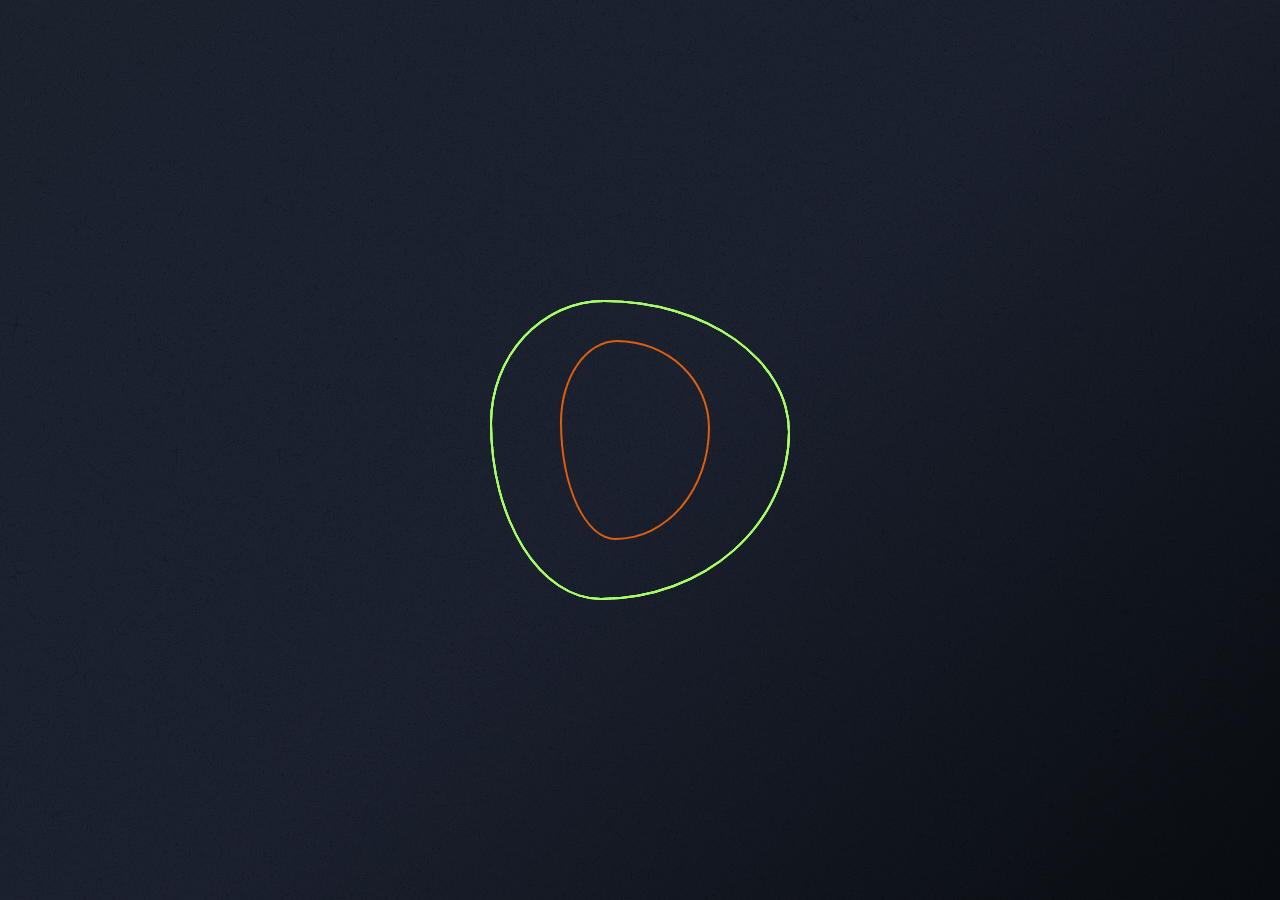
<file: index.html>
<!DOCTYPE html>
<html lang="en">
<head>
    <meta charset="UTF-8">
    <meta http-equiv="X-UA-Compatible" content="IE=edge">
    <meta name="viewport" content="width=device-width, initial-scale=1.0">
    <title>blob-effect</title>
    <link rel="stylesheet" href="style.css">
</head>
<body>
   <div class="blob" >
        <span></span>
        <span></span>
        <span></span>
        <span></span>
        
    </div>
    
</body>
</html>
</file>
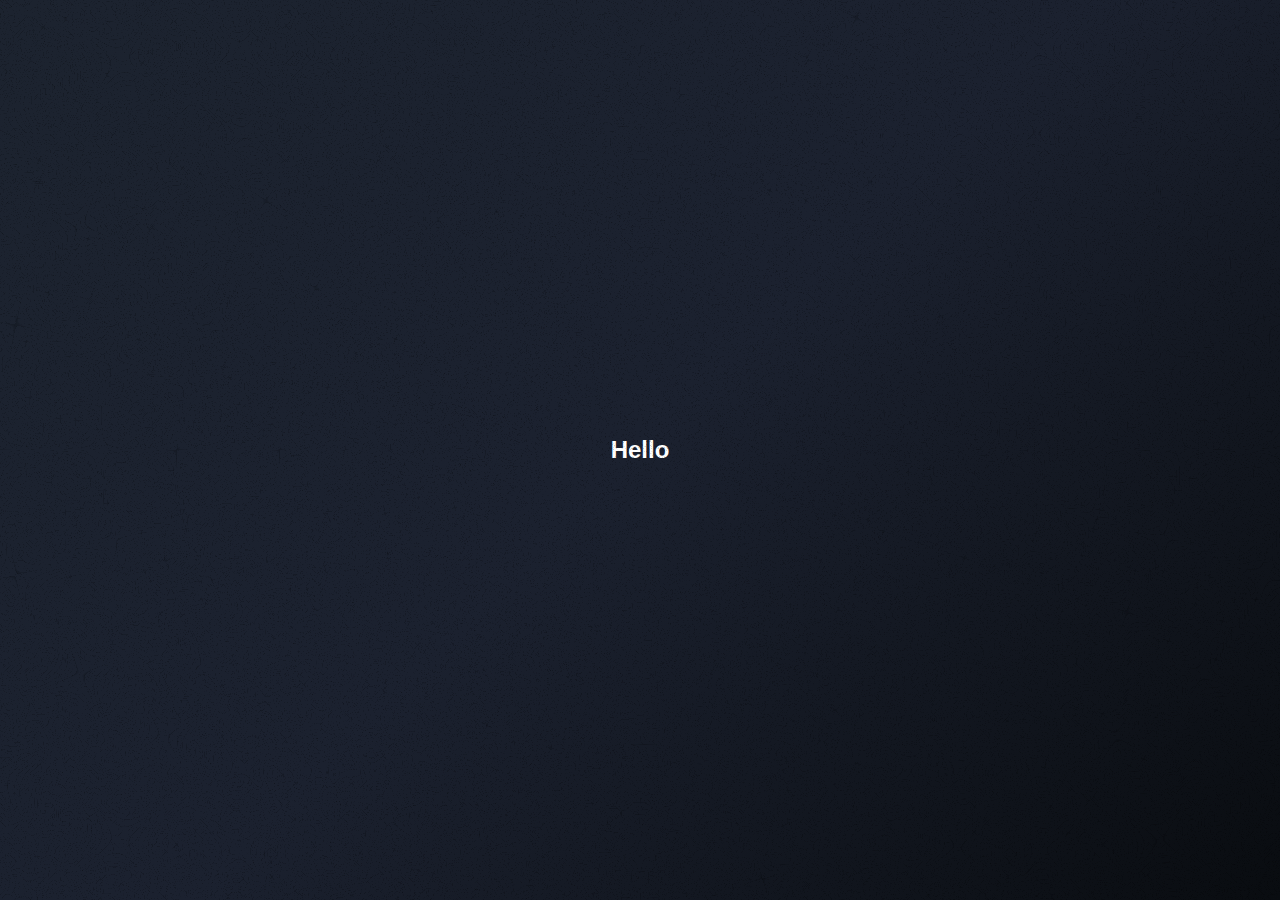
<file: index2.html>
<!DOCTYPE html>
<html lang="en">
<head>
    <meta charset="UTF-8">
    <meta name="viewport" content="width=device-width, initial-scale=1.0">
    <title>Document</title>
    <link rel="stylesheet" type="text/css" href="style.css">
</head>
<body>
    
    <div class="head1"><h2 contenteditable="true">Hello</h2></div>

    
</body>
</html>
</file>
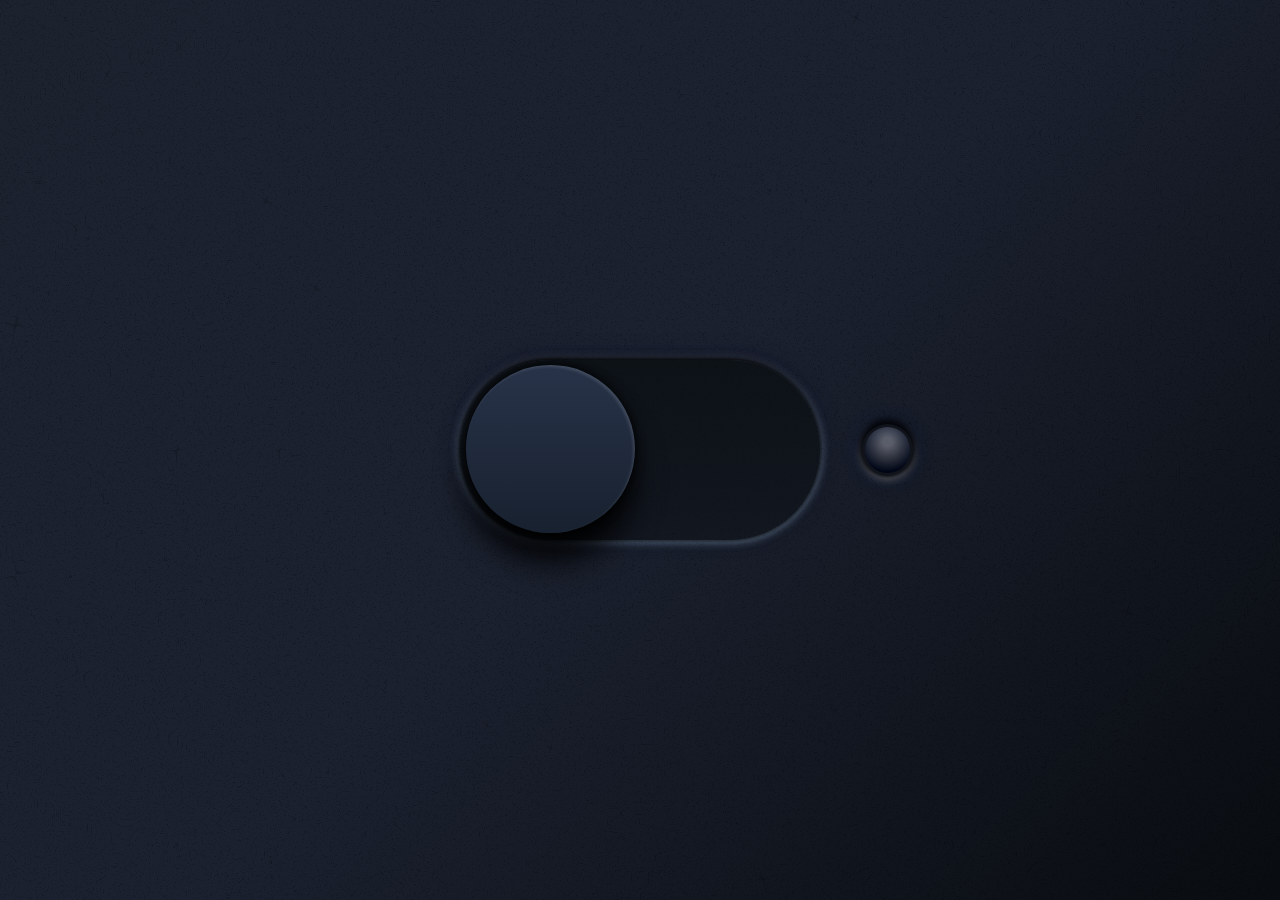
<file: index3.html>
<!DOCTYPE html>
<html lang="en">
<head>
    <meta charset="UTF-8">
    <meta name="viewport" content="width=device-width, initial-scale=1.0">
    <title>toggle switch</title>
    <link rel="stylesheet" href="style.css">
</head>
<body>
    <div class="content">
        <input type="checkbox" id="btn">
        <label for="btn">
          <span class="thumb"></span>
        </label>
        <div class="light"></div>
      </div>
</body>
</html>
</file>
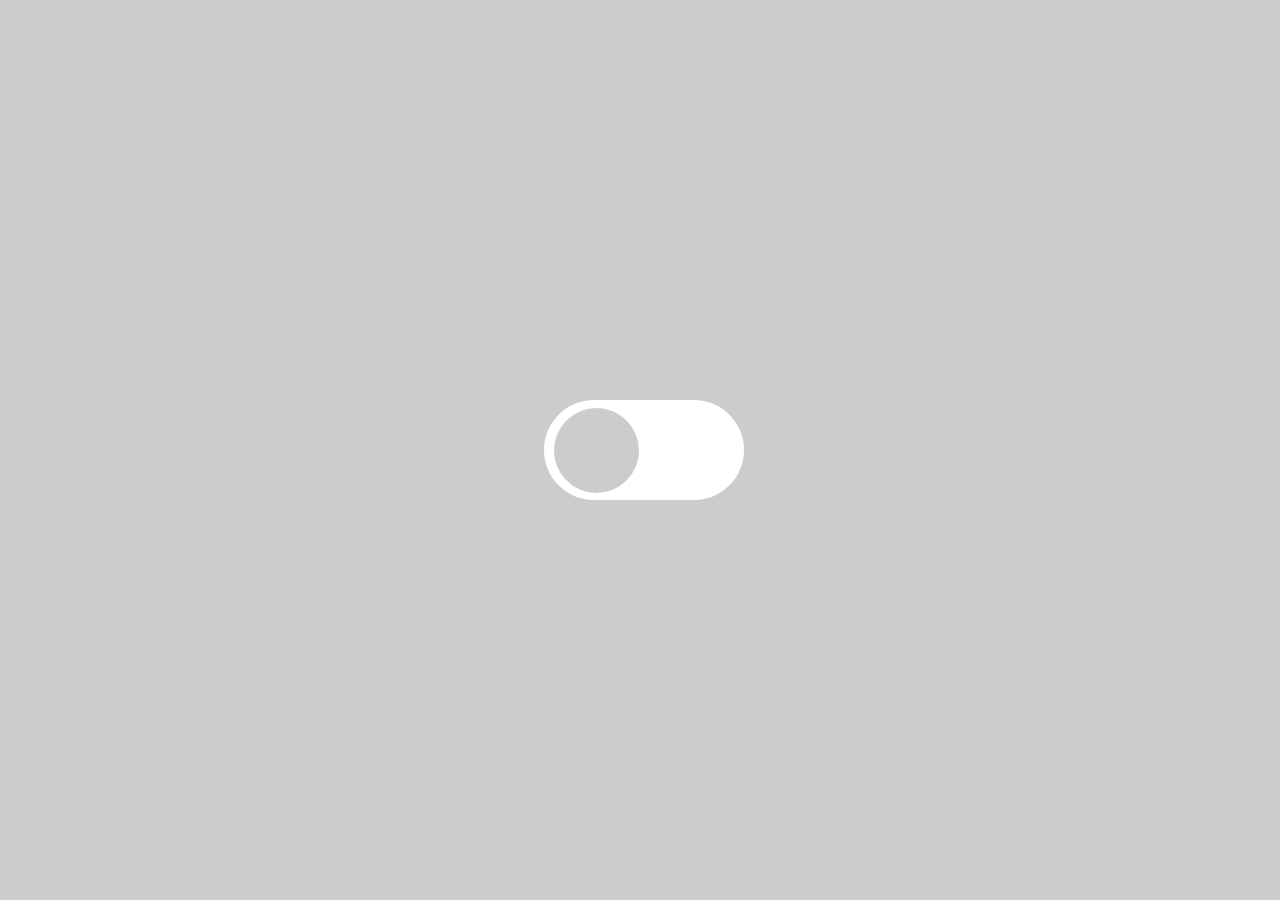
<file: toggle.html>
<!DOCTYPE html>
<html lang="en">
<head>
    <meta charset="UTF-8">
    <meta name="viewport" content="width=device-width, initial-scale=1.0">
    <link rel="stylesheet" href="toggle.css">
    <title>3D Toggle Switch</title>
</head>
<body>
    <input type="checkbox" id="switch" />
<label for="switch"></label>
<div class="s"></div>
<div class="background"></div>
</body>
</html>
</file>
<file: style.css>
*{
    margin: 0;
    padding: 0;
    color: white;
}
body{
    height: 100vh;
    width: 100%;
    background-color: black;
    display: grid;
    place-items: center;
}
.blob{
    position: relative;
    width: 300px;
    height: 300px;
    /* background-color: aquamarine; */
    display: grid;
    place-items: center;
    place-content: center;

}
.blob span:nth-child(1){
    position:absolute;
    top: 0px;
    left: 0px;
    width: 100%;
    height: 100%;
    border: 2px solid #a9ff68;
    border-radius: 38% 62% 63% 37% / 41% 44% 56% 59%;
    transform: 0.5s;
    animation: rotate-blob 5s linear infinite;

}

.blob:hover span:nth-child(1){
    background: #122ae7 ;
    border: none;

}
.blob span:nth-child(2){
    position: absolute;
    top: 0px;
    left: 0px;
    width: 100%;
    height: 100%;
    border: 2px solid #a9ff68;
    border-radius: 38% 62% 63% 37% / 41% 44% 56% 59%;
    transition: 0.5s;
    animation: rotate-blob 4s linear infinite;
}

.blob:hover span:nth-child(2){
    background: #45e21a;
    border: none;
}

.blob span:nth-child(3){
    position: absolute;
    top: 0px;
    left: 0px;
    width: 100%;
    height: 100%;
    border: 2px solid #a9ff68;
    border-radius: 38% 62% 63% 37% / 41% 44% 56% 59%;
    transition: 0.5s;
    animation: rotate-blob2 10s linear infinite;
}
.blob:hover span:nth-child(3){
    background: #be19cd;
    border: none;
}


.blob span:nth-child(4){
    position: absolute;
    top: 0px;
    left: 0px;
    margin-top: 40px;
    margin-left: 70px;
    width: 150px;
    height: 200px;
    border: 2px solid #e05f0f;
    border-radius: 38% 62% 63% 37% / 41% 44% 56% 59%;
    transition: 0.2s;
    animation: rotate-blob2 3s linear infinite;
}

.blob:hover span:nth-child(4){
    background: #17d802;
    border: none;
}


@keyframes rotate-blob{
    0%{
        transform: rotate(0deg);

    }

    100%{
        transform: rotate(360deg);
    }
}
@keyframes rotate-blob2{
    0%{
        transform: rotate(360deg);

    }
    100%{
        transform: rotate(0deg);
    }
}

/* 3d toggle switch */

@import url('https://fonts.googleapis.com/css2?family=Roboto:wght@500&display=swap');	

:root {
  --sz: 10vmin;
  --on: #03A9F4;
  --of: #fff0;
  --gr: #666666;
  --tr: all 0.5s ease 0s;
  --lg: var(--of);
}	

* {
  box-sizing: border-box;
  transition: var(--tr);
}

body {
  margin: 0;
  padding: 0;
  width: 100vw;
  height: 100vh;
  overflow: hidden;
  display: flex;
  align-items: center;
  justify-content: center;
  background: linear-gradient(45deg, #202837, #1f2425);
  background: linear-gradient(135deg, #1c232f, #1b212f, #090c10);
  font-family: 'Roboto', Arial, Helvetica, serif;
}

body:before, body:after {
  content: "";
  position: absolute;
  width: 100%;
  height: 100%;
  background: 
    repeating-conic-gradient(#0002 0.000095%, #fff0 .0005%, #fff0 .005%, #fff0 .0005%), 
    repeating-conic-gradient(#0002 0.00001%, #fff0 .00009%, #fff0 .00075%, #fff0 .000025%);
  opacity: 0.75;
  filter: blur(0.75px);
}

.content {
  position: relative;
  width: calc(var(--sz) * 4);
  height: calc(var(--sz) * 2);
  display: flex;
  align-items: center;
  justify-content: center;
}

input {
  display: none;
}

label[for=btn] {
  position: absolute;
  width: calc(var(--sz) * 4);
  height: calc(var(--sz) * 2);
  background: linear-gradient(0deg, #121720, #0d1217);
  border-radius: var(--sz);
  box-shadow: 0 0 calc(var(--sz) / 50) calc(var(--sz) / 50) #0006, 0 -4px calc(var(--sz) / 10) calc(var(--sz) / 500) #0b0b10, 0 0px calc(var(--sz) / 10) calc(var(--sz) / 50) #b9e1ff88, 0 -4px calc(var(--sz) / 5) calc(var(--sz) / 50) #15182fcc;
}	

.thumb {
  position: absolute;
  width: calc(calc(var(--sz) * 2) - calc(var(--sz) / 8));
  height: calc(calc(var(--sz) * 2) - calc(var(--sz) / 8));
  top: calc(calc( var(--sz) / 10) + calc(var(--sz) / -20));
  left: calc(calc( var(--sz) / 10) + calc(var(--sz) / -30));
  background: 
    radial-gradient(circle at 48% 50%, #fff0 calc(var(--sz) / 1.05), var(--lg) calc(var(--sz) / 0.99) ), 
    radial-gradient(circle at 40% 50%, #fff0 calc(var(--sz) / 0.95), var(--lg) calc(var(--sz) / 0.75)), 
    linear-gradient(180deg, #283349, #17212f);
  border-radius: var(--sz);
  box-shadow: 
    calc(var(--sz) / -50) calc(var(--sz) / 50) calc(var(--sz) / 30) 0 #fff2 inset, 
    0 0 calc(var(--sz) / 10) calc(var(--sz) / 50) #000c, 
    0 calc(var(--sz) / 3) calc(var(--sz) / 3) 0 #000d;
  cursor: pointer;
  display: flex;
  align-items: center;
  justify-content: center;
  z-index: 1;
  overflow: hidden;
}

#btn:checked + label .thumb {
  --lg: var(--on);
  transition: var(--tr);
  left: calc(calc(100% - calc(calc(var(--sz) * 2) - calc(var(--sz) / 3))) - calc(calc( var(--sz) / 10) + calc(var(--sz) / 5.75)));

}

.thumb:before {
  content: "";
  position: absolute;
  width: calc(var(--sz) / 0.5);
  height: calc(var(--sz) / 0.5);
  background: radial-gradient(circle at 45% 50%, #fff0 calc(var(--sz) / 1), var(--lg) calc(var(--sz) / 0.95));
  filter: blur(1px);
}

.light {
  position: absolute;
  width: calc(var(--sz) * 1);
  height: calc(var(--sz) / 1.75);
  right: calc(var(--sz) * -2.75);
  display: flex;
  justify-content: center;
  z-index: 1;
  background: #121212;
  position: relative;
  width: calc(var(--sz) / 1.75);
  height: calc(var(--sz) / 1.75);
  border-radius: var(--sz);
  box-shadow: 
    0 0px calc(var(--sz) / 50) calc(var(--sz) / 50) #0008, 
    0 -4px calc(var(--sz) / 10) calc(var(--sz) / 500) #000, 
    0 2px calc(var(--sz) / 10) calc(var(--sz) / 500) #fff8, 
    0 0px calc(var(--sz) / 20) calc(var(--sz) / 25) #000;
  display: flex;
  align-items: center;
  justify-content: center;
  transition: var(--tr);
}

.light:before {
  content: "";
  transition: var(--tr);
  width: calc(100% - calc(var(--sz) / 15));
  height: calc(100% - calc(var(--sz) / 15));
  position: absolute;
  background: radial-gradient(circle at 50% 32%, #fff5 0 calc(var(--sz) / 20), #000 calc(var(--sz) / 3) calc(var(--sz) / 3));
  border-radius: var(--sz);
  box-shadow: 
    0 0 calc(var(--sz) / 3) 0 #003ef520, 
    0 0 calc(var(--sz) / 3) calc(var(--sz) / 20) #003ef520 inset;
}

#btn:checked + label + .light:before {
  --lg: var(--on);
  transition: var(--tr);
  box-shadow: 
    0 0 calc(var(--sz) / 2.5) 0 var(--lg), 
    0 0 calc(var(--sz) / 3) calc(var(--sz) / 20) var(--lg) inset, 
    0 calc(var(--sz) / -20) calc(var(--sz) / 10) calc(var(--sz) / 10) #000c inset;
  background: radial-gradient(circle at 50% 32%, #fff 0 calc(var(--sz) / 20), var(--lg) calc(var(--sz) / 3) calc(var(--sz) / 3));
}
</file>
<file: toggle.css>
/* no margin so the background is shown full page */
html,
body {
	margin: 0 auto;
}

body {
	display: flex;
	justify-content: center;
	align-items: center;
	height: 100vh;
}

/* a background used instead of body to change background color */
.background {
	position: absolute;
	width: 100vw;
	height: 100vh;
	background: #cccccc;
	z-index: -1;
	transition: all 0.5s;
}

input[type="checkbox"] {
	height: 0;
	width: 0;
	visibility: hidden;
}

label {
	cursor: pointer;
	text-indent: -9999px;
	width: 200px;
	height: 100px;
	background: #fff;
	display: block;
	border-radius: 100px;
	position: relative;
	transition: all 0.5s;
}

/* a dummy div that allows it to rotate opposite to the label, normally this would be in label:after */
.s {
	position: absolute;
	right: 50.1vw; 
	width: 85px;
	height: 85px;
	background: #cccccc;
	border-radius: 90px;
	transition: 0.5s;
	transform-origin: 105% 50%;
	pointer-events: none;
}

/* label rotates clockwise */
input:checked + label {
	transform: rotate(180deg);
}

/* dummy switch goes anti-clockwise */
input:checked ~ .s {
	transform: rotate(-180deg);
	background: #000000;
}

/* can't change the body here so this is why background was created */
input:checked ~ .background {
	background: #000000;
}
</file>
